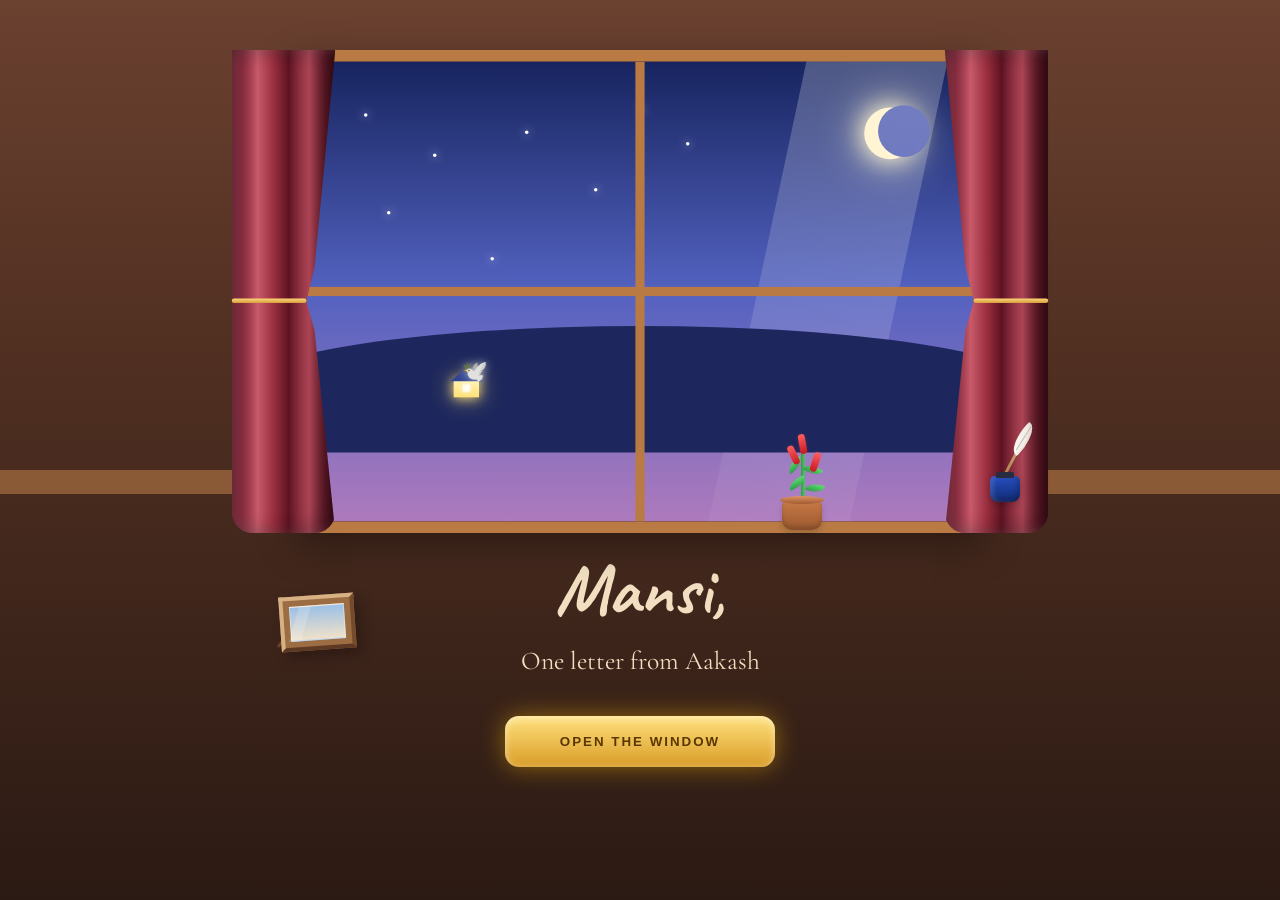
<file: index.html>
<!DOCTYPE html>
<html lang="en">
<head>
<meta charset="UTF-8">
<meta name="viewport" content="width=device-width, initial-scale=1.0">

<title>Three Letters From Jake</title>

<link rel="preconnect" href="https://fonts.googleapis.com">
<link rel="preconnect" href="https://fonts.gstatic.com" crossorigin>

<link href="https://fonts.googleapis.com/css2?family=Caveat:wght@600&family=Cormorant+Garamond:wght@400;600&display=swap" rel="stylesheet">

<link rel="stylesheet" href="css/style.css">
</head>
<body>

<div class="scene">
    <!-- PHOTO FRAME -->
   <div class="photo-frame">
    <div class="frame-stand"></div>
    <div class="photo"></div>
</div>

    <!-- CHILI PLANT -->
    <div class="chili-plant">

        <div class="pot"></div>

        <div class="stem"></div>

        <div class="leaf leaf1"></div>
        <div class="leaf leaf2"></div>
        <div class="leaf leaf3"></div>
        <div class="leaf leaf4"></div>

        <div class="chili chili1"></div>
        <div class="chili chili2"></div>
        <div class="chili chili3"></div>

    </div>

    <!-- LETTER STACK -->
    <div class="letter-stack">
        <div class="letter l3"></div>
        <div class="letter l2"></div>
        <div class="letter l1"></div>
    </div>

    <div class="window-wrapper">

        <!-- LEFT CURTAIN -->
        <div class="curtain left">
            <div class="fabric"></div>
            <div class="rope"></div>
        </div>

        <!-- WINDOW -->
        <div class="window">

            <div class="sky"></div>

            <div class="moon"></div>

            <div class="moonlight"></div>

            <span class="star s1"></span>
            <span class="star s2"></span>
            <span class="star s3"></span>
            <span class="star s4"></span>
            <span class="star s5"></span>
            <span class="star s6"></span>
            <span class="star s7"></span>
            <span class="star s8"></span>

            <div class="hill"></div>

            <div class="house">
    <div class="roof"></div>
    <div class="window-light"></div>
    <div class="chimney"></div>

   <div class="dove">🕊️</div>
</div>

        </div>

        <!-- RIGHT CURTAIN -->
        <div class="curtain right">
            <div class="fabric"></div>
            <div class="rope"></div>
        </div>

    </div>

    <div class="shelf"></div>

    <!-- <div class="candle">
        <div class="flame"></div>
        <div class="wax"></div>
        <div class="candle-holder"></div>
    </div> -->

    <div class="quill-area">
    <div class="quill-feather"></div>
    <div class="quill-shaft"></div>
    <div class="ink"></div>
</div>

    <div class="content">

        <p><h1>Mansi,</h1></p>

        <p>One letter from Aakash</p>

        <button class="open-btn">
            OPEN THE WINDOW
        </button>

    </div>

</div>
<div class="flying-dove">
    🕊️
    <span class="bird-letter">✉️</span>
</div>

<div class="falling-letter">✉️</div>
    <div class="desk-letter">

    <div class="envelope-flap"></div>

    <div class="recipient">
        To Mansi ❤️
    </div>

</div>
</div>
<script src="js/script.js"></script> 
</body>
</html>
</file>
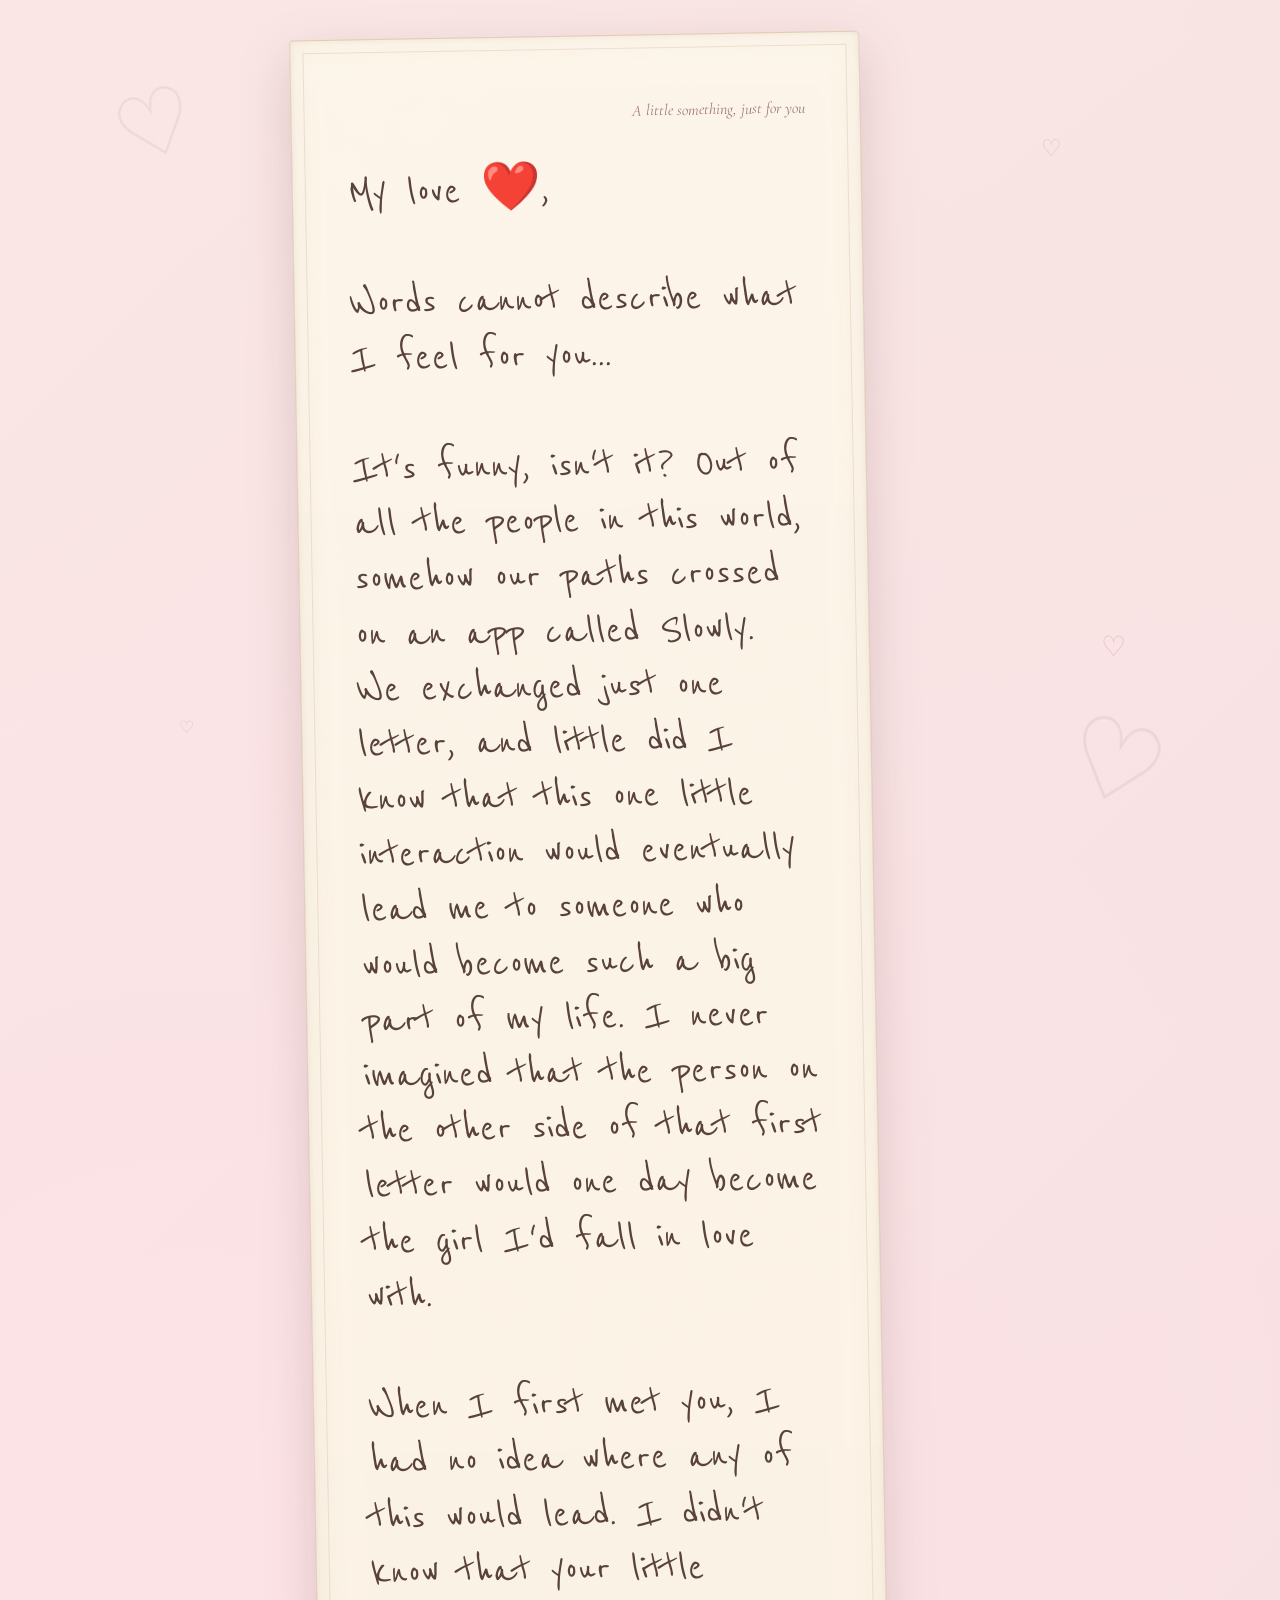
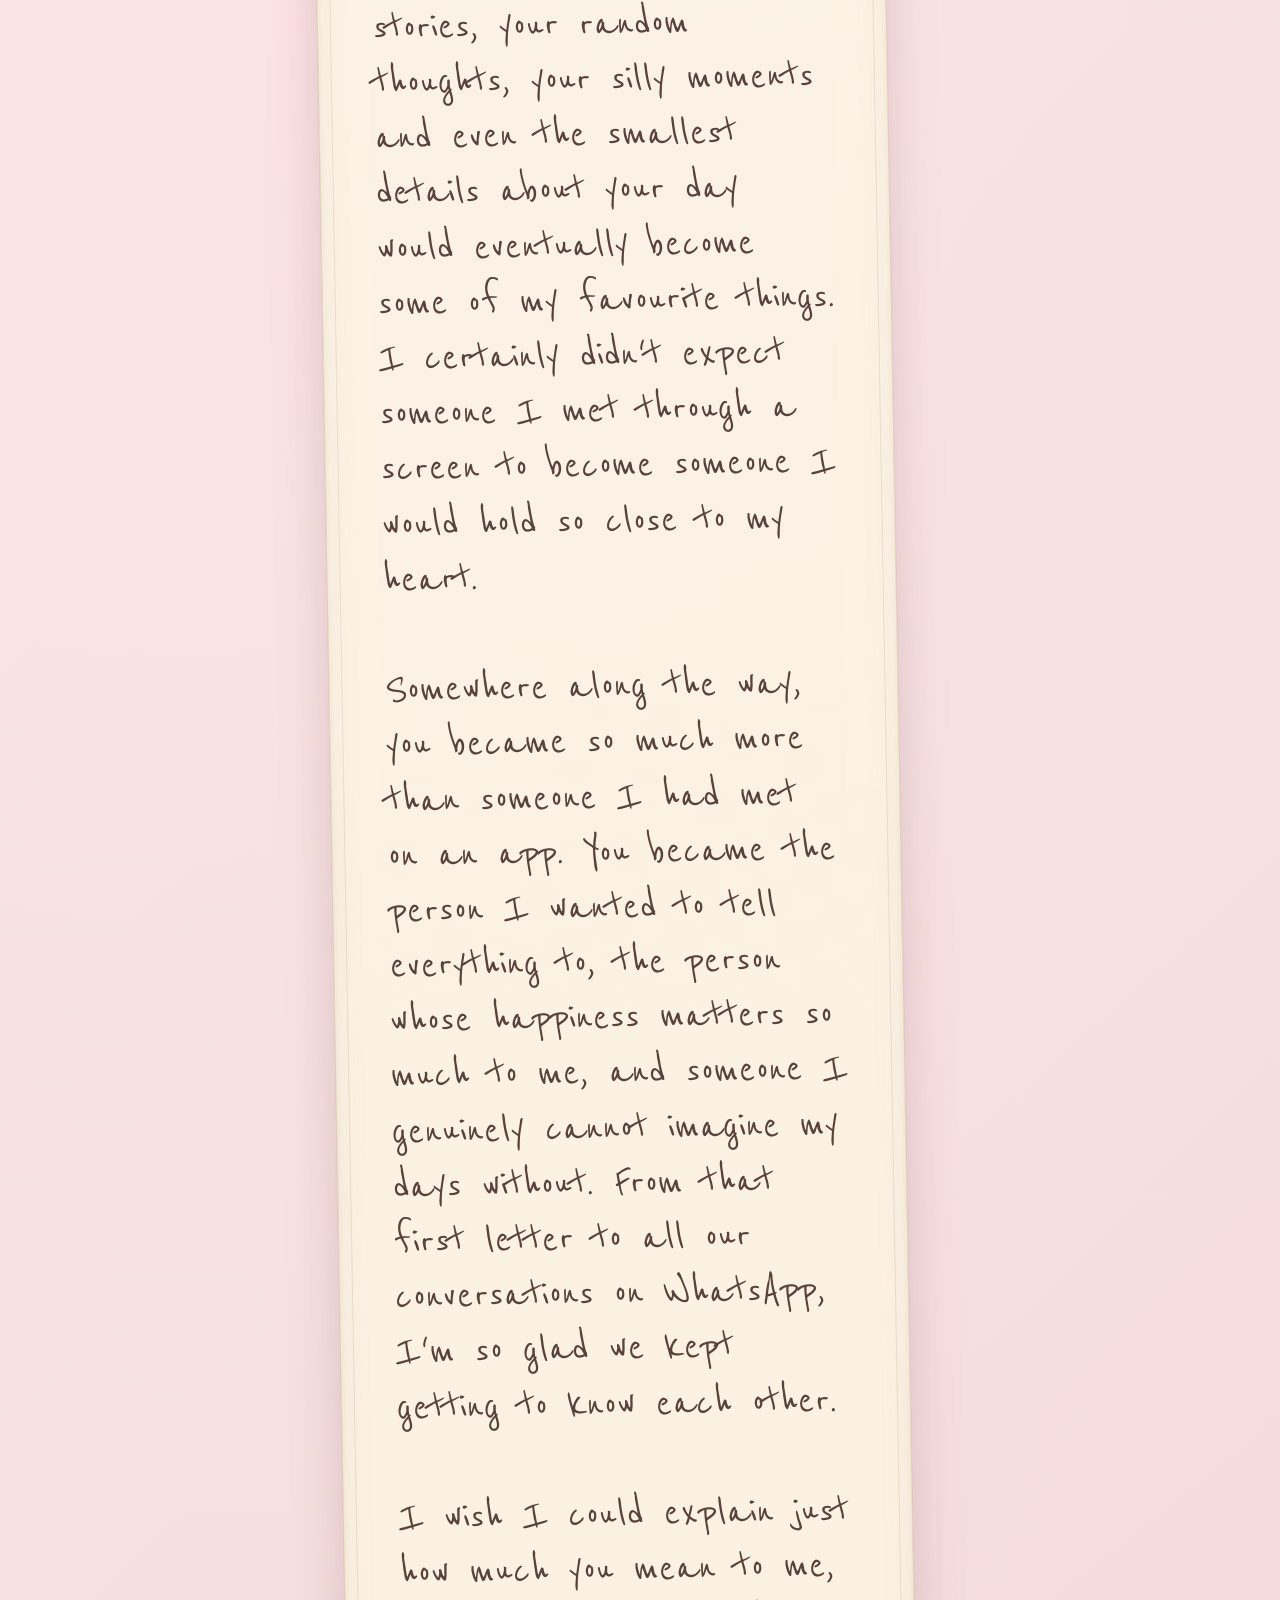
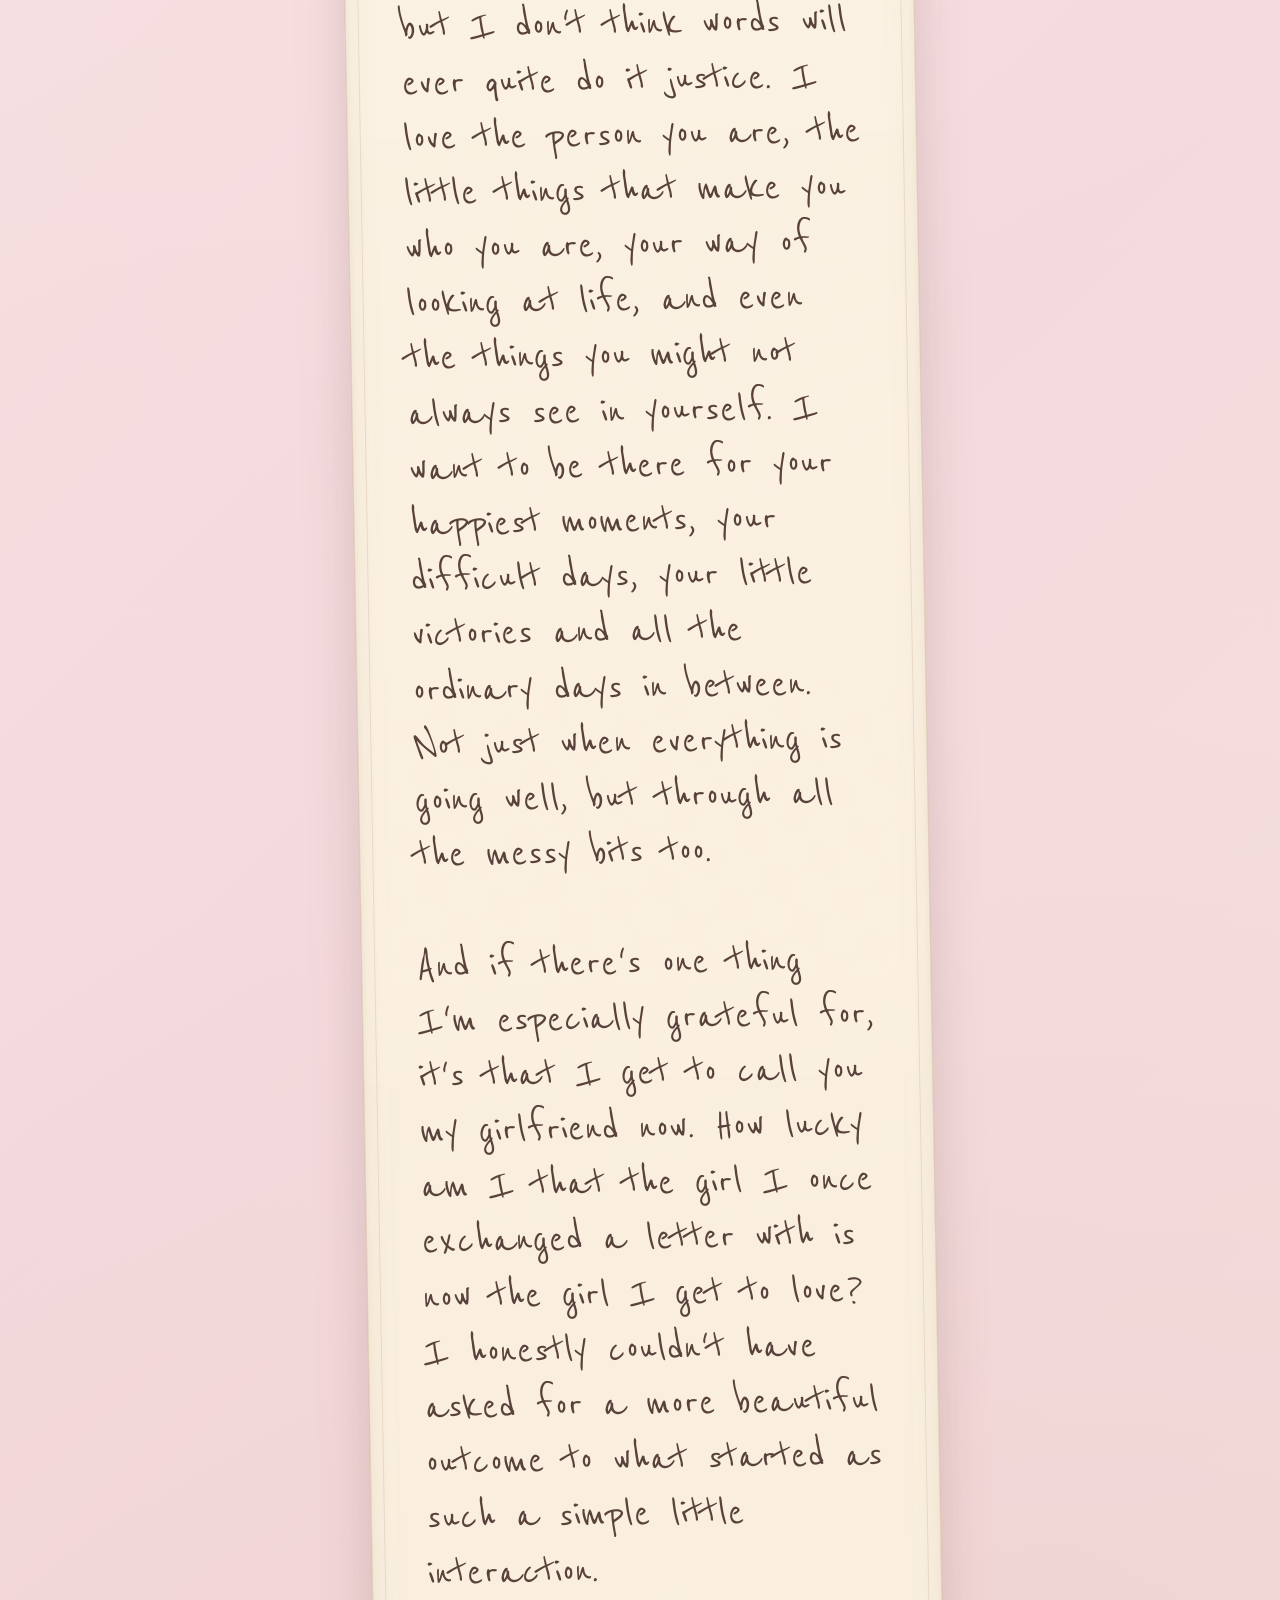
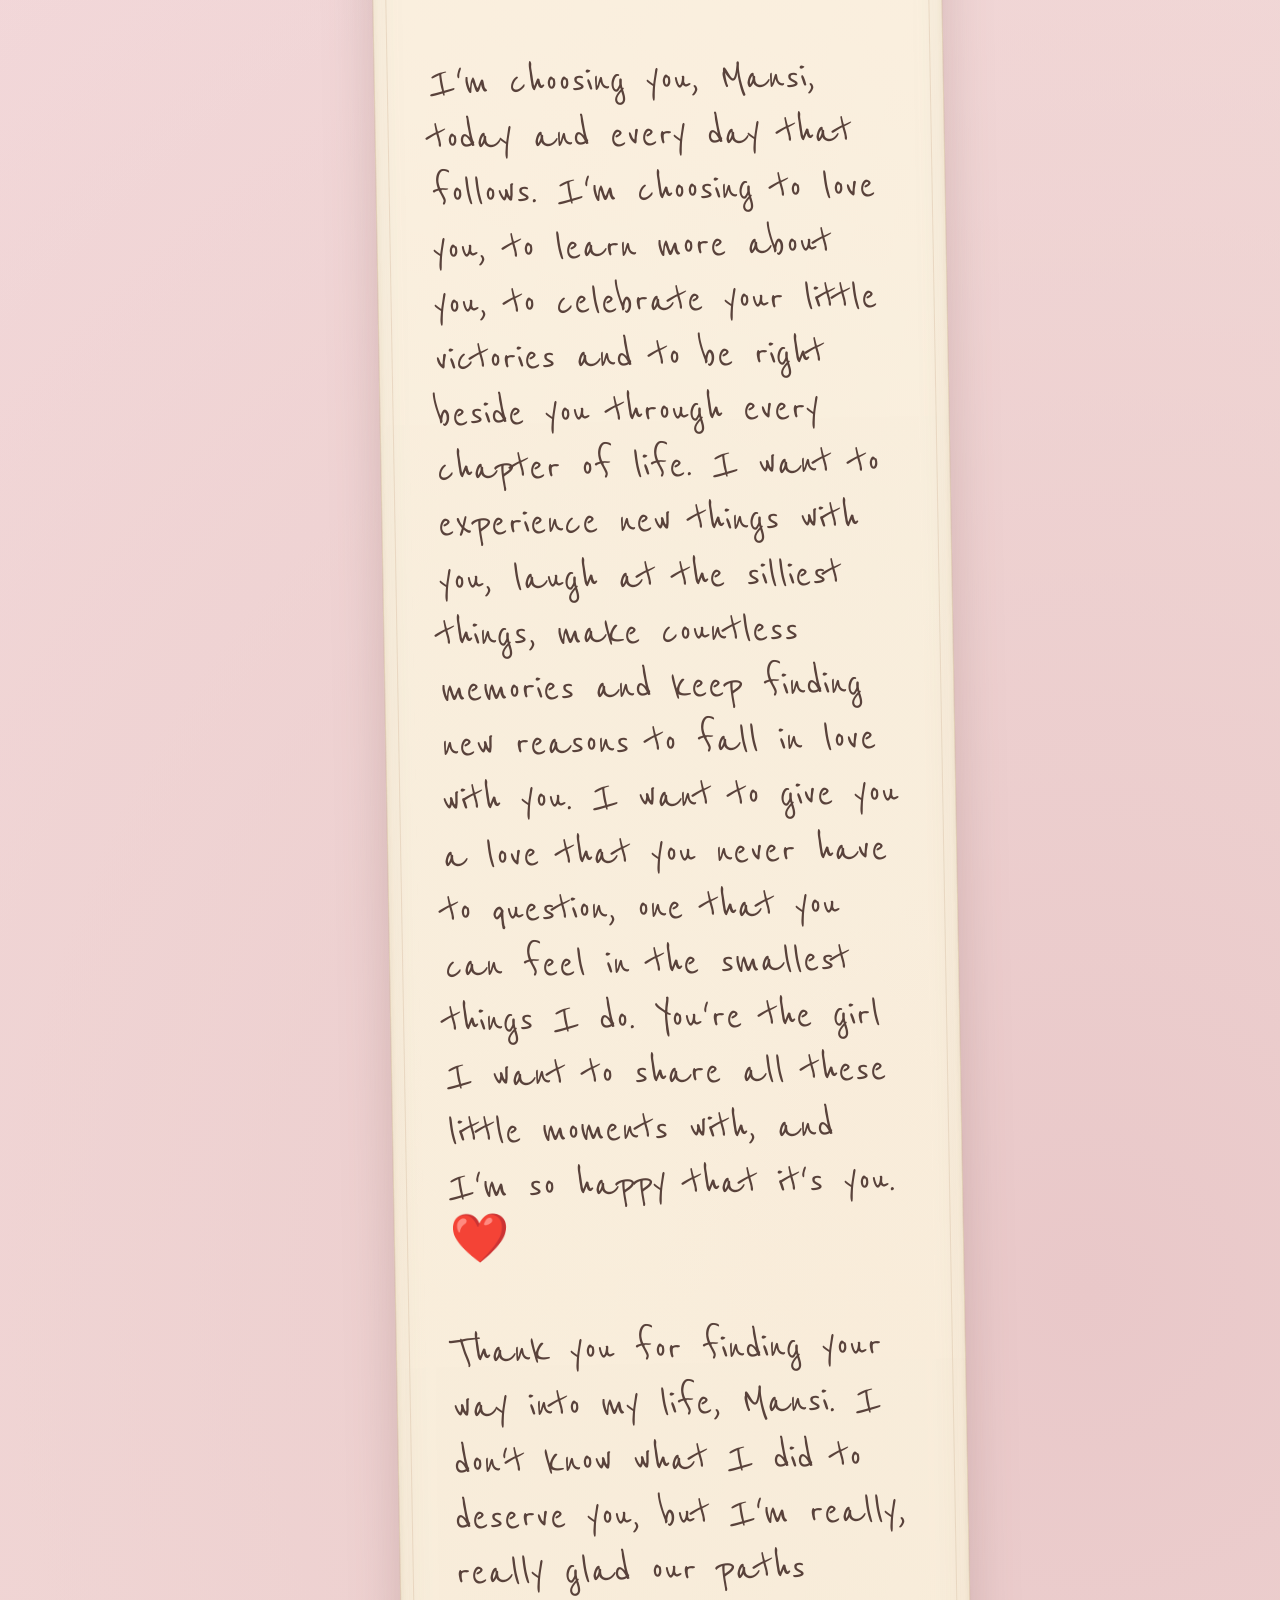
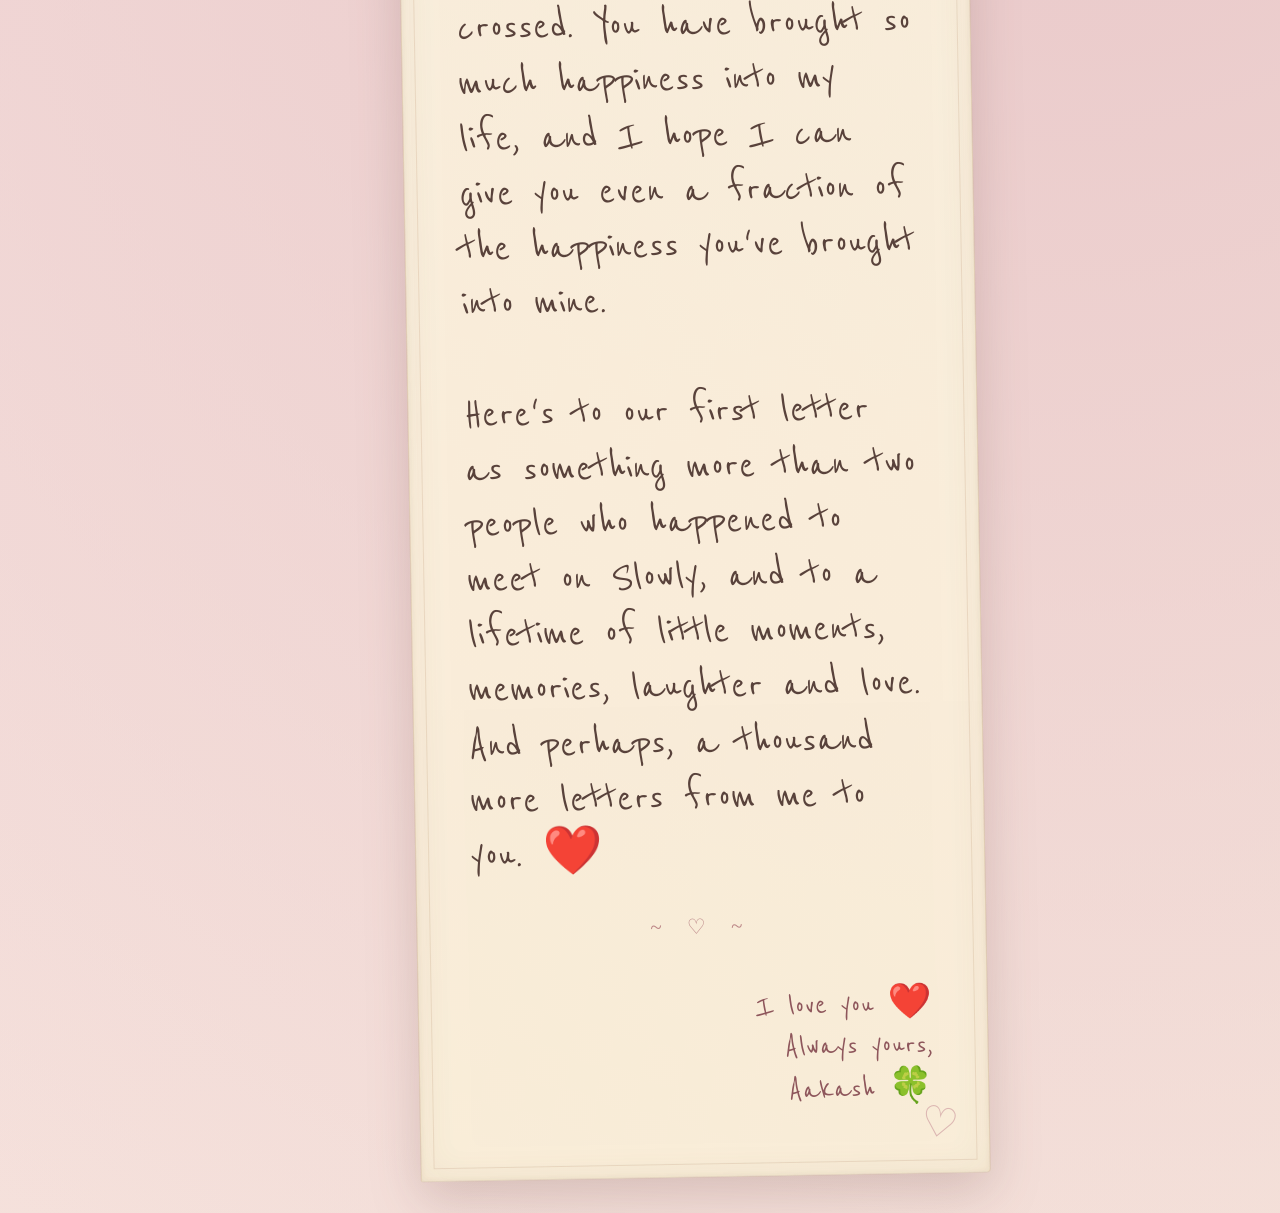
<file: letter.html>
<!doctype html>
<html lang="en">
  <head>
    <meta charset="UTF-8" />
    <meta name="viewport" content="width=device-width, initial-scale=1.0" />

    <title>A Little Letter For You</title>

    <link rel="preconnect" href="https://fonts.googleapis.com" />
    <link rel="preconnect" href="https://fonts.gstatic.com" crossorigin />

    <link
      href="https://fonts.googleapis.com/css2?family=Reenie+Beanie&family=Cormorant+Garamond:ital,wght@0,400;0,500;1,400&display=swap"
      rel="stylesheet"
    />

    <style>
      * {
        box-sizing: border-box;
        margin: 0;
        padding: 0;
      }

      body {
        min-height: 100vh;
        display: flex;
        align-items: center;
        justify-content: center;
        padding: 35px 16px;
        overflow-x: hidden;

        background:
          radial-gradient(circle at 15% 20%, #fce3e6 0, transparent 35%),
          radial-gradient(circle at 85% 80%, #e9c8c9 0, transparent 35%),
          linear-gradient(135deg, #f9e9e5, #f4dadd, #f8e9df);

        position: relative;
      }

      /* Soft decorative background */

      body::before {
        content: "♡";
        position: fixed;
        top: 8%;
        left: 9%;
        font-size: 90px;
        color: rgba(174, 105, 117, 0.12);
        transform: rotate(-20deg);
      }

      body::after {
        content: "♡";
        position: fixed;
        bottom: 8%;
        right: 9%;
        font-size: 110px;
        color: rgba(174, 105, 117, 0.12);
        transform: rotate(18deg);
      }

      /* Floating hearts */

      .heart {
        position: fixed;
        color: rgba(174, 91, 112, 0.25);
        animation: float 7s ease-in-out infinite;
        pointer-events: none;
      }

      .heart:nth-child(1) {
        top: 15%;
        right: 17%;
        font-size: 23px;
      }

      .heart:nth-child(2) {
        bottom: 18%;
        left: 14%;
        font-size: 17px;
        animation-delay: 2s;
      }

      .heart:nth-child(3) {
        top: 70%;
        right: 12%;
        font-size: 28px;
        animation-delay: 3s;
      }

      @keyframes float {
        0%,
        100% {
          transform: translateY(0) rotate(0deg);
        }
        50% {
          transform: translateY(-15px) rotate(12deg);
        }
      }

      /* Letter container */

      .note {
        width: 100%;
        max-width: 570px;
        position: relative;
        filter: drop-shadow(0 18px 25px rgba(91, 51, 47, 0.2));
        animation: appear 1.4s ease forwards;
      }

      @keyframes appear {
        from {
          opacity: 0;
          transform: translateY(25px);
        }
        to {
          opacity: 1;
          transform: translateY(0);
        }
      }

      /* Paper */

      .note_content {
        position: relative;
        width: 100%;
        min-height: 620px;
        padding: 65px 55px;

        background:
          linear-gradient(rgba(255, 250, 237, 0.91), rgba(250, 239, 218, 0.94)),
          url("https://cdn.pixabay.com/photo/2016/10/23/15/47/paper-1763262_1280.png")
            center / cover;

        border: 1px solid rgba(166, 127, 94, 0.3);
        border-radius: 3px 5px 4px 2px;

        box-shadow:
          inset 0 0 35px rgba(139, 103, 71, 0.09),
          inset 0 0 5px rgba(139, 103, 71, 0.1);

        transform: rotate(-1deg);
      }

      /* Paper texture details */

      .note_content::before {
        content: "";
        position: absolute;
        inset: 12px;
        border: 1px solid rgba(172, 130, 99, 0.19);
        pointer-events: none;
      }

      .note_content::after {
        content: "♡";
        position: absolute;
        bottom: 25px;
        right: 30px;
        font-size: 42px;
        color: rgba(174, 91, 112, 0.38);
        transform: rotate(12deg);
      }

      /* Letter writing */

      .note_content p {
        position: relative;
        z-index: 1;

        font-family: "Reenie Beanie", cursive;
        font-size: clamp(2rem, 6vw, 3rem);
        line-height: 1.15;
        color: #59423b;
      }

      /* Small heading */

      .letter-date {
        text-align: right;
        font-family: "Cormorant Garamond", serif;
        font-size: 16px;
        font-style: italic;
        color: #a17a70;
        margin-bottom: 40px;
      }

      /* Decorative divider */

      .divider {
        color: #bc8585;
        font-size: 21px;
        text-align: center;
        margin: 35px 0;
        letter-spacing: 10px;
      }

      /* Signature */

      .signature {
        margin-top: 45px;
        text-align: right;
        font-family: "Reenie Beanie", cursive;
        font-size: 35px;
        color: #8e565b;
      }

      /* Small footer */

      .footer {
        margin-top: 20px;
        text-align: center;
        font-family: "Cormorant Garamond", serif;
        font-size: 13px;
        font-style: italic;
        letter-spacing: 2px;
        color: #a77d78;
      }

      /* Mobile optimisation */

      @media (max-width: 600px) {
        body {
          padding: 25px 17px;
        }

        .note {
          max-width: 100%;
        }

        .note_content {
          min-height: 570px;
          padding: 48px 28px;
          transform: rotate(-0.5deg);
        }

        .note_content::before {
          inset: 9px;
        }

        .note_content p {
          font-size: clamp(2rem, 9vw, 2.7rem);
          line-height: 1.18;
          padding: 0 5px;
        }

        .letter-date {
          font-size: 14px;
          margin-bottom: 35px;
        }

        .signature {
          font-size: 32px;
        }

        .footer {
          font-size: 12px;
        }
      }

      @media (max-width: 360px) {
        .note_content {
          padding: 42px 22px;
          min-height: 520px;
        }
      }
    </style>
  </head>

  <body>
    <div class="heart">♡</div>
    <div class="heart">♡</div>
    <div class="heart">♡</div>

    <div class="note">
      <div class="note_content">
        <div class="letter-date">A little something, just for you</div>

        <p>
          My love ❤️,<br /><br />

          Words cannot describe what I feel for you...
          <br /><br />

          It's funny, isn't it? Out of all the people in this world, somehow our
          paths crossed on an app called Slowly. We exchanged just one letter,
          and little did I know that this one little interaction would
          eventually lead me to someone who would become such a big part of my
          life. I never imagined that the person on the other side of that first
          letter would one day become the girl I'd fall in love with.

          <br /><br />

          When I first met you, I had no idea where any of this would lead. I
          didn't know that your little stories, your random thoughts, your silly
          moments and even the smallest details about your day would eventually
          become some of my favourite things. I certainly didn't expect someone
          I met through a screen to become someone I would hold so close to my
          heart.

          <br /><br />

          Somewhere along the way, you became so much more than someone I had
          met on an app. You became the person I wanted to tell everything to,
          the person whose happiness matters so much to me, and someone I
          genuinely cannot imagine my days without. From that first letter to
          all our conversations on WhatsApp, I'm so glad we kept getting to know
          each other.

          <br /><br />

          I wish I could explain just how much you mean to me, but I don't think
          words will ever quite do it justice. I love the person you are, the
          little things that make you who you are, your way of looking at life,
          and even the things you might not always see in yourself. I want to be
          there for your happiest moments, your difficult days, your little
          victories and all the ordinary days in between. Not just when
          everything is going well, but through all the messy bits too.

          <br /><br />

          And if there's one thing I'm especially grateful for, it's that I get
          to call you my girlfriend now. How lucky am I that the girl I once
          exchanged a letter with is now the girl I get to love? I honestly
          couldn't have asked for a more beautiful outcome to what started as
          such a simple little interaction.

          <br /><br />

          I'm choosing you, Mansi, today and every day that follows. I'm
          choosing to love you, to learn more about you, to celebrate your
          little victories and to be right beside you through every chapter of
          life. I want to experience new things with you, laugh at the silliest
          things, make countless memories and keep finding new reasons to fall
          in love with you. I want to give you a love that you never have to
          question, one that you can feel in the smallest things I do. You're
          the girl I want to share all these little moments with, and I'm so
          happy that it's you. ❤️
          <br /><br />

          Thank you for finding your way into my life, Mansi. I don't know what
          I did to deserve you, but I'm really, really glad our paths crossed.
          You have brought so much happiness into my life, and I hope I can give
          you even a fraction of the happiness you've brought into mine.

          <br /><br />

          Here's to our first letter as something more than two people who
          happened to meet on Slowly, and to a lifetime of little moments,
          memories, laughter and love. And perhaps, a thousand more letters from
          me to you. ❤️
        </p>

        <div class="divider">~ ♡ ~</div>

        <div class="signature">
          I love you ❤️ <br />
          Always yours,<br />
          Aakash 🍀
        </div>

        <!-- <div class="footer">written with love, always</div> -->
      </div>
    </div>
  </body>
</html>
</file>
<file: css/style.css>
/* ===================================
   RESET
=================================== */

*{
    margin:0;
    padding:0;
    box-sizing:border-box;
}

body{
    min-height:100vh;
    overflow-x:hidden;
    background:#1b110b;
    font-family:'Cormorant Garamond',serif;
}

.scene{
    position:relative;
    min-height:100vh;

    background:
    linear-gradient(
        to bottom,
        #6b4130 0%,
        #533123 35%,
        #2b1a13 100%
    );

    overflow:hidden;
}

/* ===================================
   WINDOW WRAPPER
=================================== */

.window-wrapper{
    position:relative;
    width:min(88vw,600px);
    margin:40px auto 0;
}

.window{
    width:100%;
    height:min(60vh,420px);
}




/* ===================================
   CURTAINS
=================================== */

.curtain{
    position:absolute;
    top:0;
    height:100%;
    width:90px;
    z-index:30;
    pointer-events:none;
}

.curtain.left{
    left:-55px;
}

.curtain.right{
    right:-55px;
}

.fabric{
    position:absolute;
    inset:0;

    border-radius:0 0 18px 18px;

    background:
    linear-gradient(
        90deg,
        #5b0f1f 0%,
        #7c2033 10%,
        #c85a6a 25%,
        #9c3040 40%,
        #5e1322 55%,
        #b94a5c 75%,
        #751f30 90%,
        #4a0d1a 100%
    );

    box-shadow:
        inset 8px 0 12px rgba(255,255,255,.12),
        inset -15px 0 18px rgba(0,0,0,.4);
}

/* Tieback rope */

.rope{
    position:absolute;

    top:52%;
    transform:translateY(-50%);

    width:65px;
    height:4px;

    background:
    linear-gradient(
        to bottom,
        #ffd77a,
        #d79e3c
    );

    border-radius:999px;

    z-index:100;
}

.left .rope{
    right:25px;
}

.right .rope{
    left:25px;
}



/* Create pulled-back shape */

.left .fabric{
    clip-path:polygon(
        0 0,
        100% 0,
        80% 45%,
        72% 52%,
        80% 58%,
        100% 100%,
        0 100%
    );
}

.right .fabric{
    clip-path:polygon(
        0 0,
        100% 0,
        100% 100%,
        0 100%,
        20% 58%,
        28% 52%,
        20% 45%
    );
}


/* ===================================
   WINDOW
=================================== */

.window{
    position:relative;

    width:100%;
    height:min(60vh,420px);

    border:10px solid #b97a44;

    overflow:hidden;

    box-shadow:
        0 10px 30px rgba(0,0,0,.35);
}

.sky{
    position:absolute;
    inset:0;

    background:
    linear-gradient(
        to bottom,
        #17245f,
        #5362c0,
        #ae7abd
    );
}

.window::before{
    content:"";

    position:absolute;
    top:0;
    left:50%;

    width:8px;
    height:100%;

    background:#b97a44;

    transform:translateX(-50%);
    z-index:5;
}

.window::after{
    content:"";

    position:absolute;
    left:0;
    top:50%;

    width:100%;
    height:8px;

    background:#b97a44;

    transform:translateY(-50%);
    z-index:5;
}

/* ===================================
   MOON
=================================== */

.moon{
    position:absolute;

    top:40px;
    right:50px;

    width:45px;
    height:45px;

    border-radius:50%;

    background:#fff2c8;

    box-shadow:
        0 0 20px #fff5c4,
        0 0 40px #fff5c4;
}

.moon::after{
    content:"";

    position:absolute;

    left:12px;
    top:-2px;

    width:45px;
    height:45px;

    border-radius:50%;

    background:#4957af;
}

.moonlight{
    position:absolute;

    top:-20px;
    right:75px;

    width:120px;
    height:130%;

    background:
        linear-gradient(
            to bottom,
            rgba(255,255,255,.25),
            transparent
        );

    transform:rotate(12deg);
}

/* ===================================
   STARS
=================================== */

.star{
    position:absolute;

    width:3px;
    height:3px;

    background:white;

    border-radius:50%;

    box-shadow:0 0 8px white;
}

.s1{top:45px;left:50px;}
.s2{top:80px;left:110px;}
.s3{top:60px;left:190px;}
.s4{top:130px;left:70px;}
.s5{top:110px;left:250px;}
.s6{top:70px;left:330px;}
.s7{top:170px;left:160px;}
.s8{top:40px;left:290px;}

/* ===================================
   HILL
=================================== */

.hill{
    position:absolute;

    bottom:60px;
    left:-10%;

    width:120%;
    height:110px;

    background:#1d275d;

    border-radius:50% 50% 0 0;
}

/* ===================================
   COTTAGE HOUSE
=================================== */

.house{
    position:absolute;

    left:22%;
    bottom:108px;

    width:22px;
    height:16px;

    background:
        linear-gradient(
            to bottom,
            #fff4b6,
            #ffe178
        );

    box-shadow:
        0 0 10px #ffe178,
        0 0 20px rgba(255,225,120,.7);

    z-index:4;
}

/* Roof */

.roof{
    position:absolute;

    left:-3px;
    top:-10px;

    width:0;
    height:0;

    border-left:14px solid transparent;
    border-right:14px solid transparent;
    border-bottom:12px solid #33458f;
}

/* Chimney */

.chimney{
    position:absolute;

    right:2px;
    top:-8px;

    width:4px;
    height:7px;

    background:#5b3a28;
}

/* Window */

.window-light{
    position:absolute;

    left:8px;
    top:5px;

    width:6px;
    height:6px;

    background:#fffef0;

    box-shadow:
        0 0 4px white;
}

.dove{
    position:absolute;

    left:8px;
    top:-18px;

    font-size:18px;

    animation:doveFlap 0.6s ease-in-out infinite;

    transform-origin:center center;

    filter:
        drop-shadow(0 0 4px rgba(255,255,255,.6));
}

@keyframes doveFlap{

    0%,100%{
        transform:
            rotate(-8deg)
            translateY(0px)
            scale(1);
    }

    50%{
        transform:
            rotate(8deg)
            translateY(-2px)
            scale(1.08);
    }
}

@keyframes doveFlap{

    0%,100%{
        transform:
            rotate(-6deg)
            translateY(0px);
    }

    25%{
        transform:
            rotate(6deg)
            translateY(-2px);
    }

    50%{
        transform:
            rotate(-3deg)
            translateY(-4px);
    }

    75%{
        transform:
            rotate(6deg)
            translateY(-2px);
    }
}

/* ===================================
   SHELF
=================================== */

.shelf{
    height:24px;
    width:100%;

    background:#8a5936;
}

/* ===================================
   CANDLE
=================================== */

.candle{
    
    position:absolute;

    left:210px;
    top:45.5%;

    width:28px;
    height:55px;

    z-index:35;
}

/* Flame */

.flame{
    position:absolute;

    left:28px;
    top:-14px;

    width:12px;
    height:18px;

    background:
        radial-gradient(
            circle at 50% 30%,
            #fff8b3,
            #ffcb42 60%,
            #ff8c00 100%
        );

    border-radius:50% 50% 50% 50%;

    transform:rotate(-8deg);

    box-shadow:
        0 0 12px #ffcb42,
        0 0 25px rgba(255,200,50,.8);
}

/* Glow */

.flame::before{
    content:"";

    position:absolute;

    width:36px;
    height:36px;

    left:50%;
    top:50%;

    transform:translate(-50%,-50%);

    border-radius:50%;

    background:rgba(255,220,120,.18);

    filter:blur(8px);
}

/* Wick */

.flame::after{
    content:"";

    position:absolute;

    bottom:-4px;
    left:50%;

    width:2px;
    height:5px;

    background:#342013;

    transform:translateX(-50%);
}

/* Candle Body */

.wax{
    position:absolute;

    left:29px;
    top:0;

    width:12px;
    height:40px;

    background:
        linear-gradient(
            to right,
            #e7d7af,
            #fff8dd 50%,
            #d6c18d
        );

    border-radius:4px;

    box-shadow:
        inset -2px 0 3px rgba(0,0,0,.08);
}

/* Melted wax */
.wax::before{
    content:"";

    position:absolute;

    left:2px;
    top:0;

    width:3px;
    height:10px;

    background:#fff3ce;

    border-radius:0 0 4px 4px;
}

.wax::after{
    content:"";

    position:absolute;

    right:2px;
    top:0;

    width:2px;
    height:6px;

    background:#fff3ce;

    border-radius:0 0 3px 3px;
}
/* ===================================
   CANDLE HOLDER
=================================== */

.candle-holder{
    position:absolute;

    left:25px;
    top:34px;

    width:20px;
    height:10px;

    background:
        linear-gradient(
            to bottom,
            #ffde95,
            #ba8730
        );

    border-radius:50%;

    z-index:1;

    box-shadow:
        0 2px 4px rgba(0,0,0,.15);
}

/* Cup where candle sits */

.candle-holder::before{
    content:"";

    position:absolute;

    left:8px;
    top:8px;

    width:4px;
    height:8px;

    background:#a77625;

    border-radius:2px;
}

/* Stem */
.candle-holder::after{
    content:"";

    position:absolute;

    left:-4px;
    top:12px;

    width:28px;
    height:6px;

    background:
        linear-gradient(
            to bottom,
            #e5c373,
            #9b6b22
        );

    border-radius:50%;
}

/* ===================================
   QUILL & INK
=================================== */

.quill-area{
    position:absolute;

    right:5%;
    top:48%;

    width:85px;
    height:70px;
}

/* Feather */

.quill-feather{
    position:absolute;

    right:-5px;
    top:0;
    z-index:2;

    width:34px;
    height:14px;

    background:
        linear-gradient(
            135deg,
            #ffffff 0%,
            #f7f3ed 40%,
            #e7ded3 100%
        );

    border-radius:100% 10% 100% 10%;

    transform:rotate(-48deg);

    box-shadow:
        inset -2px -1px 3px rgba(0,0,0,.08),
        0 1px 2px rgba(0,0,0,.05);
}

/* Main vein */

.quill-feather::before{
    content:"";

    position:absolute;

    left:4px;
    top:50%;

    width:28px;
    height:1px;

    background:#c8beb2;

    transform:
        translateY(-50%)
        rotate(-10deg);
}

/* Shaft */

.quill-shaft{
    position:absolute;

    right:23px;
    top:12px;

    width:3px;
    height:40px;

    background:
        linear-gradient(
            to bottom,
            #cfaa73,
            #9f7445
        );

    border-radius:2px;

    transform:rotate(28deg);

    box-shadow:
        0 0 2px rgba(0,0,0,.15);
}

/* Gold ferrule */

.quill-shaft::before{
    content:"";

    position:absolute;

    top:-4px;
    left:-3px;

    width:9px;
    height:6px;

    background:
        linear-gradient(
            to bottom,
            #ffe8a6,
            #d9b25a
        );

    border-radius:4px;
}

/* Ink bottle */

.ink{
    position:absolute;

    right:15px;
    bottom:0;

    width:30px;
    height:26px;

    background:
        linear-gradient(
            to bottom,
            #264fc1 0%,
            #16358a 70%,
            #10245f 100%
        );

    border-radius:5px 5px 8px 8px;

    box-shadow:
        inset 4px 0 4px rgba(255,255,255,.12),
        inset -4px 0 4px rgba(0,0,0,.15),
        0 2px 6px rgba(0,0,0,.2);
}

.ink::before{
    content:"";

    position:absolute;

    top:-4px;
    left:6px;

    width:18px;
    height:6px;

    background:#282c40;

    border-radius:2px 2px 0 0;
}

/* ==========================
   PHOTO FRAME
========================== */

.photo-frame{
    position:absolute;

    left:10px;
    bottom:330px; 

    width:75px;
    height:55px;
left:32px;
    transform:rotate(-4deg);

    z-index:4;
}

/* Stand */

.frame-stand{
    position:absolute;

    width:16px;
    height:3px;

    background:#6f4529;

    left:-6px;
    bottom:10px;

    transform:rotate(-45deg);

    border-radius:2px;

    z-index:1;
}

/* Frame */

.photo{
    position:absolute;

    inset:0;

    z-index:2;

    background:#9c6c43;

    border-top:4px solid #d7b084;
    border-left:4px solid #d7b084;
    border-right:4px solid #744b2d;
    border-bottom:4px solid #5d3923;

    box-shadow:
        6px 6px 14px rgba(0,0,0,.25);
}

/* Picture */

.photo::before{
    content:"";

    position:absolute;

    top:6px;
    left:6px;
    right:6px;
    bottom:6px;

    background:
    linear-gradient(
        to bottom,
        #9cc0e5,
        #f0e1c9
    );

    border:1px solid rgba(255,255,255,.35);
}

/* Glass reflection */

.photo::after{
    content:"";

    position:absolute;

    top:6px;
    left:10px;

    width:12px;
    height:calc(100% - 12px);

    background:rgba(255,255,255,.18);

    transform:skewX(-20deg);
}


/* ===================================
   CHILI PLANT
=================================== */

.chili-plant{
    position:absolute;

    left:250px;
    top:295px;

    width:70px;
    height:100px;

    z-index:20;
}

/* Pot */

.pot{
    position:absolute;

    bottom:0;
    left:12px;

    width:40px;
    height:30px;

    background:
        linear-gradient(
            to bottom,
            #c97a48,
            #9b592f
        );

    border-radius:6px 6px 10px 10px;

    box-shadow:
        inset 0 -4px 4px rgba(0,0,0,.15),
        0 3px 6px rgba(0,0,0,.15);
}

.pot::before{
    content:"";

    position:absolute;

    top:-4px;
    left:-2px;

    width:44px;
    height:8px;

    border-radius:50%;

    background:
        linear-gradient(
            to bottom,
            #dd9365,
            #a05b30
        );
}

/* Stem */

.stem{
    position:absolute;

    left:31px;
    bottom:22px;

    width:4px;
    height:58px;
    z-index:-1;

    background:
        linear-gradient(
            to right,
            #2f9d49,
            #53c46a
        );

    border-radius:4px;
}

/* Leaves */

.leaf{
    position:absolute;

    width:18px;
    height:10px;

    background:
        linear-gradient(
            to bottom,
            #5edc72,
            #2f9d49
        );

    border-radius:100% 0 100% 0;
}

.leaf1{
    left:16px;
    bottom:60px;
    transform:rotate(-35deg);
}

.leaf2{
    left:34px;
    bottom:55px;
    transform:rotate(35deg);
}

.leaf3{
    left:18px;
    bottom:42px;
    transform:rotate(-20deg);
}

.leaf4{
    left:36px;
    bottom:37px;
    transform:rotate(20deg);
}

/* Chilis */

.chili{
    position:absolute;

    width:7px;
    height:20px;

    border-radius:20px;

    background:
        linear-gradient(
            to bottom,
            #ff5f5f,
            #c71822
        );

    box-shadow:
        0 0 4px rgba(255,80,80,.2);
}

.chili1{
    left:20px;
    bottom:65px;

    transform:rotate(-25deg);
}

.chili2{
    left:42px;
    bottom:58px;

    transform:rotate(18deg);
}

.chili3{
    left:29px;
    bottom:76px;

    transform:rotate(-10deg);
}

/* ===================================
   CONTENT
=================================== */

.content{
    text-align:center;
    /* color:rgb(70, 68, 68); */
     color:#f2dfc1;

    padding-top:80px;
}

.content h1{
    font-family:'Caveat',cursive;
    font-size:clamp(3rem,7vw,4.5rem);
}

.content p{
    margin-top:10px;

    color:#f2dfc1;

    font-size:clamp(1.15rem,2vw,1.7rem);
}

/* ===================================
   BUTTON
=================================== */

.open-btn{
    margin-top:40px;

    padding:18px 55px;

    border:none;
    border-radius:14px;

    cursor:pointer;

    color:#5b3600;

    font-weight:bold;
    letter-spacing:2px;

    background:
    linear-gradient(
        to bottom,
        #ffe17d,
        #d99c27
    );

    box-shadow:
        0 0 25px rgba(255,191,0,.45),
        inset 0 2px 8px rgba(255,255,255,.5);

    transition:.3s;
}

.open-btn:hover{
    transform:translateY(-3px);
}

/* ===================================
   MOBILE
=================================== */

@media (max-width:768px){

    .window-wrapper{
        width:92vw;
    }

    .window{
        height:42vh;
    }

      .curtain{
        width:55px;
    }

    .curtain.left{
        left:-20px;
    }

    .curtain.right{
        right:-20px;
    }

    .rope{
        width:65px;
    }

    .left .rope{
    right:15px;
}

.right .rope{
    left:15px;
}

    .content{
        padding-top:60px;
        padding-left:20px;
        padding-right:20px;
    }

    .open-btn{
        width:85%;
        max-width:300px;
        padding:16px;
    }

    .candle{
        left:4%;
    }

    .quill-area{
        right:4%;
    }
}

/* ============================
   DESKTOP ONLY
============================ */

@media (min-width: 1200px){

    .window-wrapper{
        transform:scale(1.15);
        transform-origin:top center;
        margin-top:50px;
    }

    /* Props stay close to window */

    .photo-frame{
        left:calc(50% - 360px);
        bottom:250px;
    }

    .candle{
        left:calc(50% - 215px);
        top:43%;
    }

    .chili-plant{
        left:calc(50% + 130px);
        top:430px;
    }

    .quill-area{
        left:calc(50% + 310px);
        right:auto;
        top:48%;
    }

    .content{
        padding-top:40px;
    }
}

/* ==========================
   FLYING DOVE
========================== */
.flying-dove{
    position:absolute;

    left:180px;
    top:180px;

    font-size:40px;

    opacity:0;

    z-index:999;

    pointer-events:none;
}

/* Letter carried by bird */

.bird-letter{
    position:absolute;

    right:40px;
    top:15px;

    font-size:18px;

    transform:rotate(12deg);

    transition:opacity .3s ease;
}

.falling-letter{
    position:absolute;

    left:50%;
    top:260px;

    transform:translateX(-50%);

    font-size:40px;

    opacity:0;

    z-index:998;
}

.fly{
    animation:doveFly 4s forwards;
}

.drop{
    animation:letterDrop 1.5s forwards;
}

.fade-letter{
    animation:letterFade 1s forwards;
}

.fly-in{
    animation:doveFlyIn 2s forwards;
}

.fly-out{
    animation:doveFlyOut 2.2s forwards;
}

/* ==========================
   LETTER
========================== */

.falling-letter{
    position:absolute;

    left:50%;
    top:300px;

    transform:translateX(-50%);

    font-size:40px;

    opacity:0;

    z-index:999;
}

/* Bird flight */

.fly{
    animation:doveFly 3s ease-in-out forwards;
}


@keyframes doveFlyIn{

    0%{
        opacity:1;

        transform:
            translate(-350px,-120px)
            scale(.7)
            rotate(-10deg);
    }

    100%{
        opacity:1;

        transform:
            translate(0,0)
            scale(1);
    }
}

@keyframes doveFlyOut{

    0%{
        opacity:1;

        transform:
            translate(0,0)
            scale(1);
    }

    100%{
        opacity:1;

        transform:
            translate(-380px,-220px)
            scale(.7)
            rotate(-15deg);
    }
}

/* Letter drop */

.drop{
    animation:letterDrop 1.8s ease forwards;
}

@keyframes doveFly{

    0%{
        opacity:1;
        transform:
            translate(0,0)
            scale(.8);
    }

    50%{
        opacity:1;
        transform:
            translate(150px,90px)
            scale(1);
    }

    100%{
        opacity:1;
        transform:
            translate(350px,250px)
            scale(1.1);
    }
}

@keyframes letterDrop{

    0%{
        opacity:1;

        transform:
            translateX(-50%)
            translateY(0)
            rotate(0deg);
    }

    100%{
        opacity:1;

        transform:
            translateX(-50%)
            translateY(130px)
            rotate(15deg);
    }
}

.fade-letter{
    animation:fadeLetter 1s forwards;
}

@keyframes fadeLetter{

    from{
        opacity:1;
    }

    to{
        opacity:0;
    }
}

@keyframes letterFade{

    from{
        opacity:1;
    }

    to{
        opacity:0;
    }
}

@keyframes letterDrop{

    0%{
        opacity:1;
        transform:
            translate(-50%,0)
            rotate(0deg);
    }

    100%{
        opacity:1;
        transform:
            translate(-50%,130px)
            rotate(10deg);
    }
}

.desk-letter{

    position:absolute;

    left:50%;
    top:330px;

    transform:
        translateX(-50%)
        rotate(-8deg);

    width:110px;
    height:70px;

    background:#f7ead2;

    border-radius:4px;

    cursor:pointer;

    opacity:0;

    z-index:200;

    transition:.4s;

    box-shadow:
        0 6px 18px rgba(0,0,0,.25);
}

.envelope-flap{

    position:absolute;

    inset:0;

    clip-path:polygon(
        0 0,
        100% 0,
        50% 58%
    );

    background:#efe0bb;
}

.recipient{

    position:absolute;

    inset:0;

    display:flex;

    justify-content:center;
    align-items:center;

    font-size:13px;

    color:#7c4a2b;

    font-family:'Cormorant Garamond',serif;
}

.desk-letter:hover{

    transform:
        translateX(-50%)
        rotate(-8deg)
        translateY(-4px);

}
</file>
